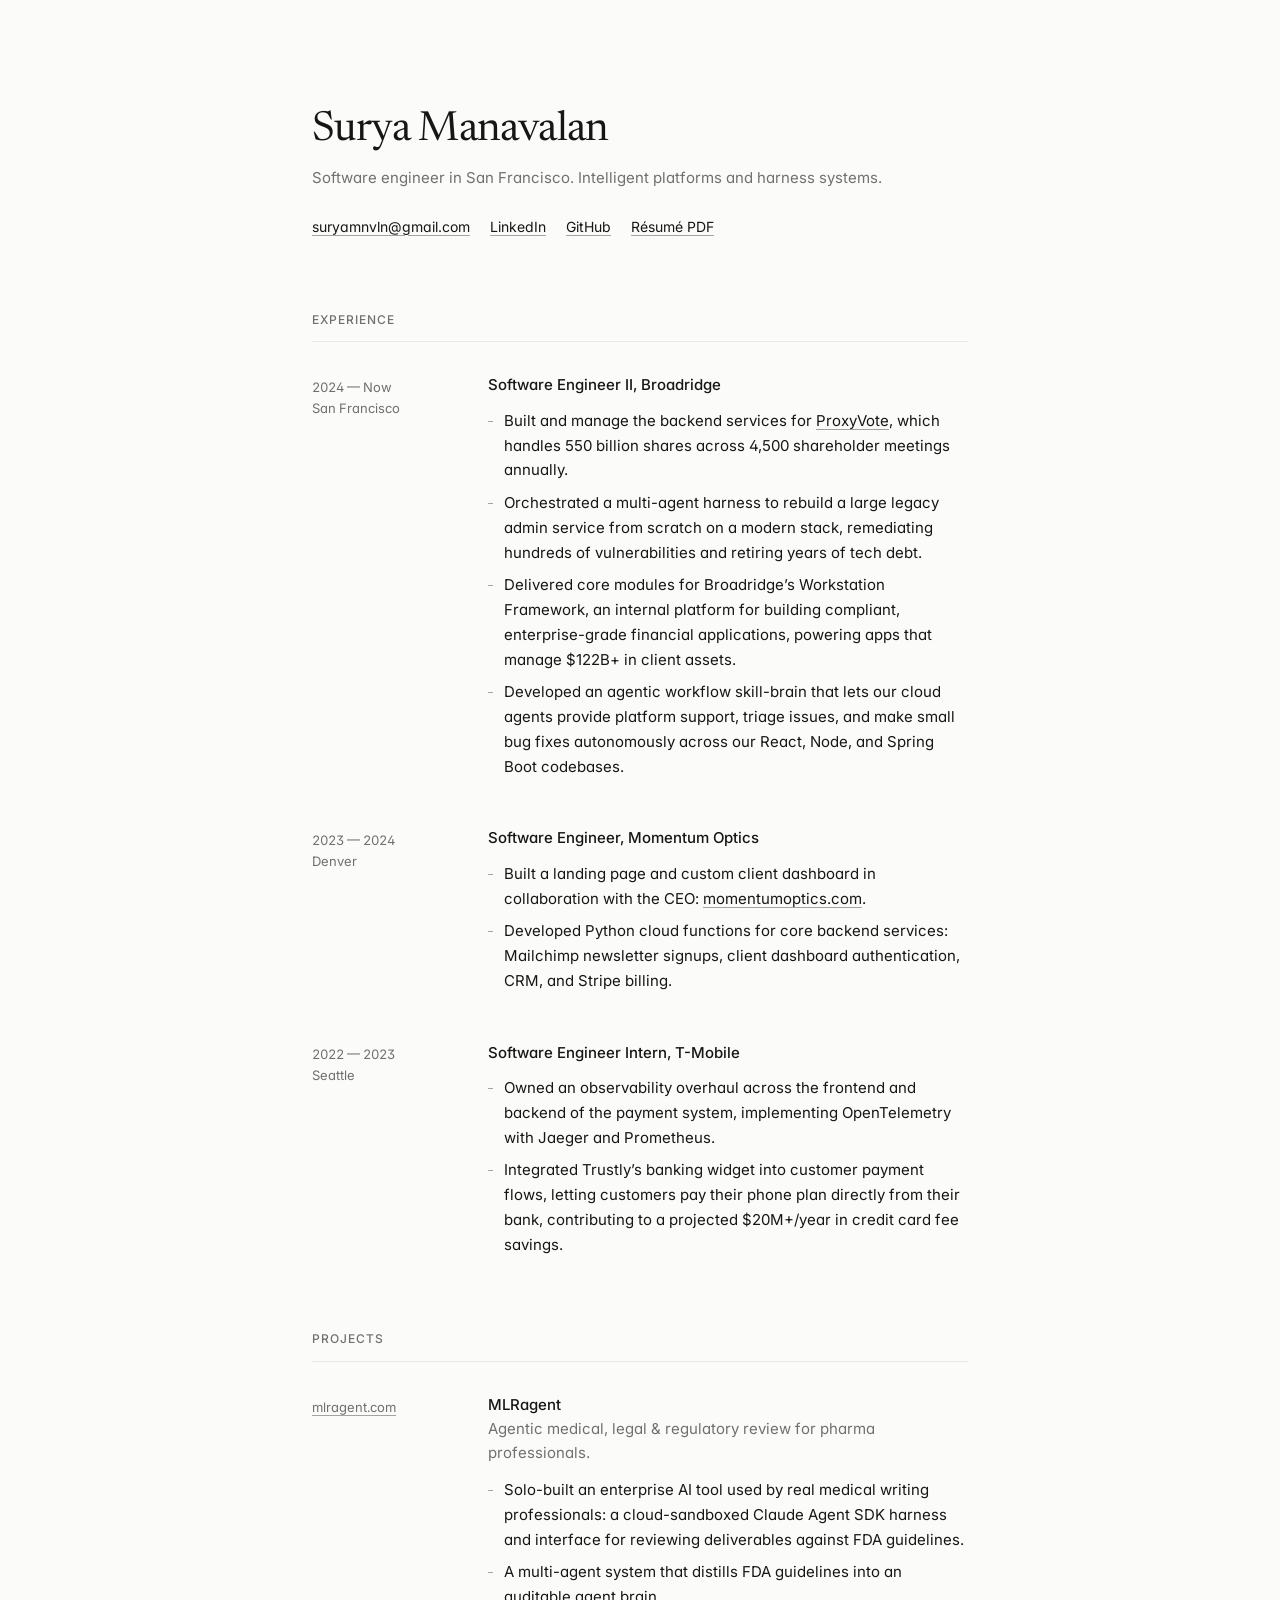
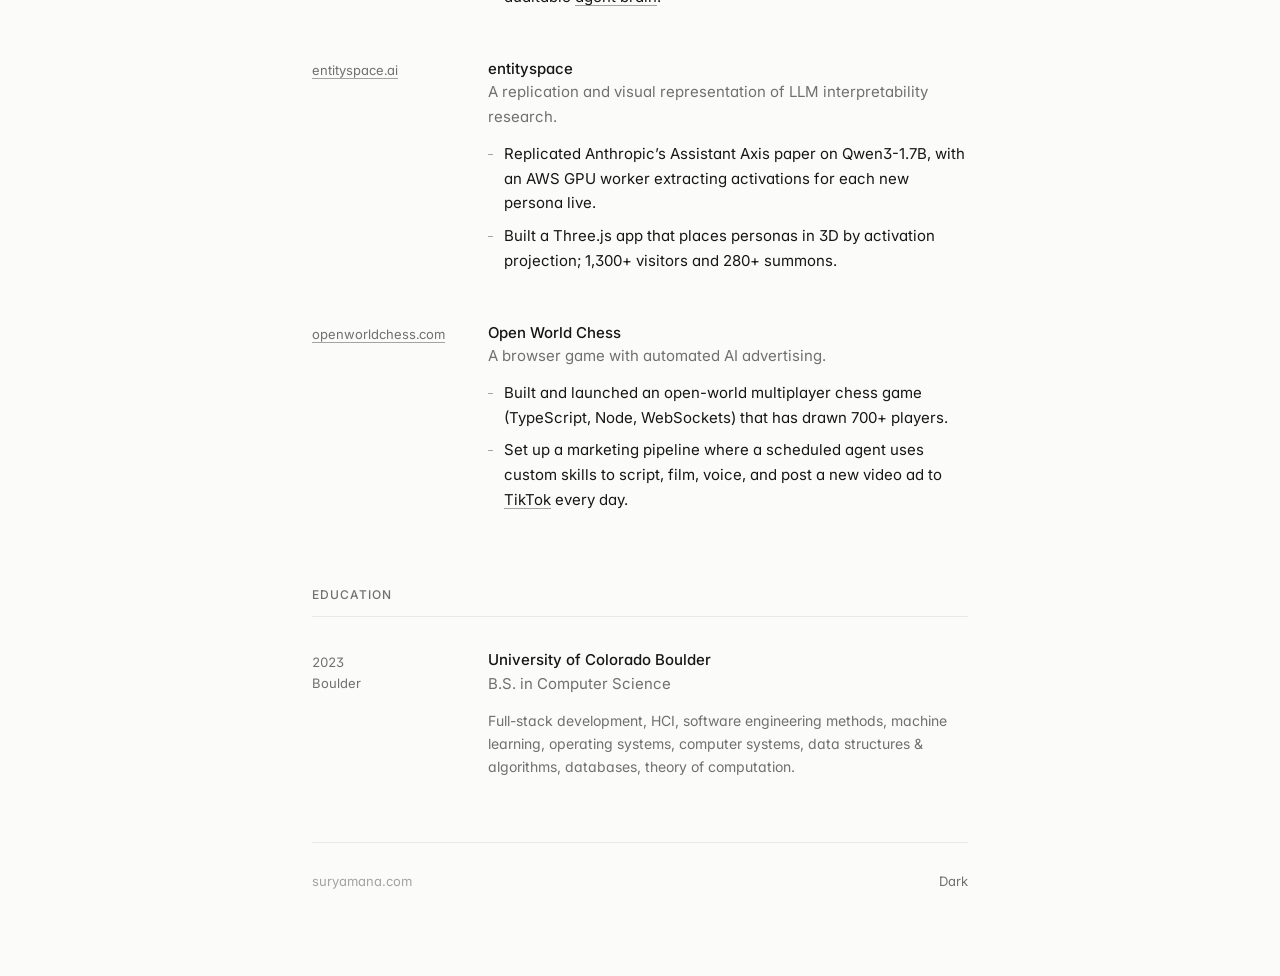
<file: index.html>
<!DOCTYPE html>
<html lang="en">
<head>
  <meta charset="UTF-8">
  <meta name="viewport" content="width=device-width, initial-scale=1">
  <title>Surya Manavalan</title>
  <meta name="description" content="Surya Manavalan — software engineer in San Francisco building intelligent platforms and harness systems.">
  <meta property="og:title" content="Surya Manavalan">
  <meta property="og:description" content="Software engineer in San Francisco building intelligent platforms and harness systems.">
  <meta property="og:url" content="https://suryamana.com">
  <meta name="color-scheme" content="light dark">
  <link rel="icon" href="resources/suryamanalogo.png">
  <link rel="preconnect" href="https://fonts.googleapis.com">
  <link rel="preconnect" href="https://fonts.gstatic.com" crossorigin>
  <link href="https://fonts.googleapis.com/css2?family=Inter:wght@400;500&family=Newsreader:opsz,wght@6..72,400&display=swap" rel="stylesheet">
  <script>
    // Apply saved theme before paint to avoid a flash.
    try {
      var t = localStorage.getItem('theme');
      if (t === 'light' || t === 'dark') document.documentElement.setAttribute('data-theme', t);
    } catch (e) {}
  </script>
  <style>
    :root {
      --bg: #fbfbfa;
      --fg: #161616;
      --muted: #707070;
      --faint: #a3a3a3;
      --rule: #e8e8e6;
      --sel: #e6e6e3;
    }
    @media (prefers-color-scheme: dark) {
      :root:not([data-theme="light"]) {
        --bg: #0e0e0e;
        --fg: #e8e8e6;
        --muted: #8f8f8f;
        --faint: #5c5c5c;
        --rule: #232323;
        --sel: #2a2a2a;
      }
    }
    :root[data-theme="dark"] {
      --bg: #0e0e0e;
      --fg: #e8e8e6;
      --muted: #8f8f8f;
      --faint: #5c5c5c;
      --rule: #232323;
      --sel: #2a2a2a;
    }

    *, *::before, *::after { box-sizing: border-box; }
    html { -webkit-text-size-adjust: 100%; }
    body {
      margin: 0;
      background: var(--bg);
      color: var(--fg);
      font-family: Inter, -apple-system, BlinkMacSystemFont, "Segoe UI", sans-serif;
      font-size: 15px;
      line-height: 1.65;
      font-feature-settings: "cv11", "ss01";
      -webkit-font-smoothing: antialiased;
      transition: background-color .3s ease, color .3s ease;
    }
    ::selection { background: var(--sel); }

    main {
      max-width: 44rem;
      margin: 0 auto;
      padding: clamp(4rem, 12vh, 8rem) 1.5rem 5rem;
    }

    a {
      color: inherit;
      text-decoration: underline;
      text-decoration-color: var(--faint);
      text-decoration-thickness: 1px;
      text-underline-offset: 3px;
      transition: text-decoration-color .2s ease;
    }
    a:hover { text-decoration-color: var(--fg); }
    a:focus-visible { outline: 1px solid var(--fg); outline-offset: 3px; border-radius: 2px; }

    /* Header */
    header { margin-bottom: 4.5rem; }
    h1 {
      font-family: Newsreader, Georgia, serif;
      font-weight: 400;
      font-size: clamp(2rem, 6vw, 2.6rem);
      letter-spacing: -0.015em;
      line-height: 1.1;
      margin: 0 0 .75rem;
    }
    .tagline { color: var(--muted); margin: 0 0 1.5rem; }
    .links {
      display: flex;
      flex-wrap: wrap;
      gap: .35rem 1.25rem;
      margin: 0;
      padding: 0;
      list-style: none;
      font-size: 14px;
    }

    /* Sections */
    section { margin-bottom: 4rem; }
    h2 {
      font-size: 12px;
      font-weight: 500;
      letter-spacing: .08em;
      text-transform: uppercase;
      color: var(--muted);
      margin: 0 0 2rem;
      padding-bottom: .75rem;
      border-bottom: 1px solid var(--rule);
    }

    .entry {
      display: grid;
      grid-template-columns: 9rem 1fr;
      column-gap: 2rem;
      margin-bottom: 2.5rem;
    }
    .entry:last-child { margin-bottom: 0; }
    .meta {
      color: var(--muted);
      font-size: 13px;
      line-height: 1.6;
      padding-top: .15rem;
      font-variant-numeric: tabular-nums;
    }
    .meta span { display: block; }
    h3 {
      font-size: 15px;
      font-weight: 500;
      margin: 0;
      line-height: 1.5;
    }
    .sub { color: var(--muted); margin: 0; }
    ul.points {
      list-style: none;
      margin: .75rem 0 0;
      padding: 0;
    }
    ul.points li {
      position: relative;
      padding-left: 1rem;
      margin-bottom: .5rem;
    }
    ul.points li::before {
      content: "";
      position: absolute;
      left: 0;
      top: .8em;
      width: 5px;
      height: 1px;
      background: var(--faint);
    }
    .note { color: var(--muted); font-size: 14px; margin: .75rem 0 0; }

    footer {
      display: flex;
      justify-content: space-between;
      align-items: center;
      padding-top: 1.5rem;
      border-top: 1px solid var(--rule);
      color: var(--faint);
      font-size: 13px;
    }
    .toggle {
      background: none;
      border: 0;
      padding: .25rem 0;
      font: inherit;
      color: var(--muted);
      cursor: pointer;
    }
    .toggle:hover { color: var(--fg); }
    .toggle:focus-visible { outline: 1px solid var(--fg); outline-offset: 3px; border-radius: 2px; }

    /* Gentle entrance */
    header, section, footer { animation: rise .7s cubic-bezier(.2,.7,.2,1) both; }
    section:nth-of-type(1) { animation-delay: .08s; }
    section:nth-of-type(2) { animation-delay: .16s; }
    section:nth-of-type(3) { animation-delay: .24s; }
    footer { animation-delay: .32s; }
    @keyframes rise { from { opacity: 0; transform: translateY(6px); } to { opacity: 1; transform: none; } }
    @media (prefers-reduced-motion: reduce) {
      * { animation: none !important; transition: none !important; }
    }

    @media (max-width: 600px) {
      body { font-size: 15px; }
      main { padding: 3.5rem 1.25rem 3rem; }
      header { margin-bottom: 3.5rem; }
      section { margin-bottom: 3.25rem; }
      h2 { margin-bottom: 1.5rem; }
      .entry { grid-template-columns: 1fr; margin-bottom: 2.25rem; }
      .meta { padding-top: 0; margin-bottom: .15rem; }
      .meta span { display: inline; }
      .meta span + span::before { content: " · "; }
    }

    @media print {
      header, section, footer { animation: none; }
      .toggle { display: none; }
      main { padding: 0; }
    }
  </style>
</head>
<body>
  <main>
    <header>
      <h1>Surya Manavalan</h1>
      <p class="tagline">Software engineer in San Francisco. Intelligent platforms and harness systems.</p>
      <ul class="links">
        <li><a href="mailto:suryamnvln@gmail.com">suryamnvln@gmail.com</a></li>
        <li><a href="https://linkedin.com/in/surya-manavalan" target="_blank" rel="noopener">LinkedIn</a></li>
        <li><a href="https://github.com/SuryaManavalan" target="_blank" rel="noopener">GitHub</a></li>
        <li><a href="resume.pdf" target="_blank" rel="noopener">Résumé PDF</a></li>
      </ul>
    </header>

    <section aria-labelledby="experience">
      <h2 id="experience">Experience</h2>

      <article class="entry">
        <div class="meta"><span>2024 — Now</span><span>San Francisco</span></div>
        <div class="body">
          <h3>Software Engineer II, Broadridge</h3>
          <ul class="points">
            <li>Built and manage the backend services for <a href="https://www.proxyvote.com" target="_blank" rel="noopener">ProxyVote</a>, which handles 550 billion shares across 4,500 shareholder meetings annually.</li>
            <li>Orchestrated a multi-agent harness to rebuild a large legacy admin service from scratch on a modern stack, remediating hundreds of vulnerabilities and retiring years of tech debt.</li>
            <li>Delivered core modules for Broadridge’s Workstation Framework, an internal platform for building compliant, enterprise-grade financial applications, powering apps that manage $122B+ in client assets.</li>
            <li>Developed an agentic workflow skill-brain that lets our cloud agents provide platform support, triage issues, and make small bug fixes autonomously across our React, Node, and Spring Boot codebases.</li>
          </ul>
        </div>
      </article>

      <article class="entry">
        <div class="meta"><span>2023 — 2024</span><span>Denver</span></div>
        <div class="body">
          <h3>Software Engineer, Momentum Optics</h3>
          <ul class="points">
            <li>Built a landing page and custom client dashboard in collaboration with the CEO: <a href="https://momentumoptics.com" target="_blank" rel="noopener">momentumoptics.com</a>.</li>
            <li>Developed Python cloud functions for core backend services: Mailchimp newsletter signups, client dashboard authentication, CRM, and Stripe billing.</li>
          </ul>
        </div>
      </article>

      <article class="entry">
        <div class="meta"><span>2022 — 2023</span><span>Seattle</span></div>
        <div class="body">
          <h3>Software Engineer Intern, T-Mobile</h3>
          <ul class="points">
            <li>Owned an observability overhaul across the frontend and backend of the payment system, implementing OpenTelemetry with Jaeger and Prometheus.</li>
            <li>Integrated Trustly’s banking widget into customer payment flows, letting customers pay their phone plan directly from their bank, contributing to a projected $20M+/year in credit card fee savings.</li>
          </ul>
        </div>
      </article>
    </section>

    <section aria-labelledby="projects">
      <h2 id="projects">Projects</h2>

      <article class="entry">
        <div class="meta"><span><a href="https://mlragent.com" target="_blank" rel="noopener">mlragent.com</a></span></div>
        <div class="body">
          <h3>MLRagent</h3>
          <p class="sub">Agentic medical, legal &amp; regulatory review for pharma professionals.</p>
          <ul class="points">
            <li>Solo-built an enterprise AI tool used by real medical writing professionals: a cloud-sandboxed Claude Agent SDK harness and interface for reviewing deliverables against FDA guidelines.</li>
            <li>A multi-agent system that distills FDA guidelines into an auditable <a href="https://mlragent.com/brain" target="_blank" rel="noopener">agent brain</a>.</li>
          </ul>
        </div>
      </article>

      <article class="entry">
        <div class="meta"><span><a href="https://entityspace.ai" target="_blank" rel="noopener">entityspace.ai</a></span></div>
        <div class="body">
          <h3>entityspace</h3>
          <p class="sub">A replication and visual representation of LLM interpretability research.</p>
          <ul class="points">
            <li>Replicated Anthropic’s Assistant Axis paper on Qwen3-1.7B, with an AWS GPU worker extracting activations for each new persona live.</li>
            <li>Built a Three.js app that places personas in 3D by activation projection; 1,300+ visitors and 280+ summons.</li>
          </ul>
        </div>
      </article>

      <article class="entry">
        <div class="meta"><span><a href="https://openworldchess.com" target="_blank" rel="noopener">openworldchess.com</a></span></div>
        <div class="body">
          <h3>Open World Chess</h3>
          <p class="sub">A browser game with automated AI advertising.</p>
          <ul class="points">
            <li>Built and launched an open-world multiplayer chess game (TypeScript, Node, WebSockets) that has drawn 700+ players.</li>
            <li>Set up a marketing pipeline where a scheduled agent uses custom skills to script, film, voice, and post a new video ad to <a href="https://www.tiktok.com/@openworldchess" target="_blank" rel="noopener">TikTok</a> every day.</li>
          </ul>
        </div>
      </article>
    </section>

    <section aria-labelledby="education">
      <h2 id="education">Education</h2>

      <article class="entry">
        <div class="meta"><span>2023</span><span>Boulder</span></div>
        <div class="body">
          <h3>University of Colorado Boulder</h3>
          <p class="sub">B.S. in Computer Science</p>
          <p class="note">Full-stack development, HCI, software engineering methods, machine learning, operating systems, computer systems, data structures &amp; algorithms, databases, theory of computation.</p>
        </div>
      </article>
    </section>

    <footer>
      <span>suryamana.com</span>
      <button class="toggle" type="button" id="theme-toggle" aria-label="Toggle color theme">Dark</button>
    </footer>
  </main>

  <script>
    (function () {
      var root = document.documentElement;
      var btn = document.getElementById('theme-toggle');
      var mq = window.matchMedia('(prefers-color-scheme: dark)');
      function current() {
        return root.getAttribute('data-theme') || (mq.matches ? 'dark' : 'light');
      }
      function label() { btn.textContent = current() === 'dark' ? 'Light' : 'Dark'; }
      btn.addEventListener('click', function () {
        var next = current() === 'dark' ? 'light' : 'dark';
        root.setAttribute('data-theme', next);
        try { localStorage.setItem('theme', next); } catch (e) {}
        label();
      });
      if (mq.addEventListener) mq.addEventListener('change', label);
      label();
    })();
  </script>
</body>
</html>
</file>
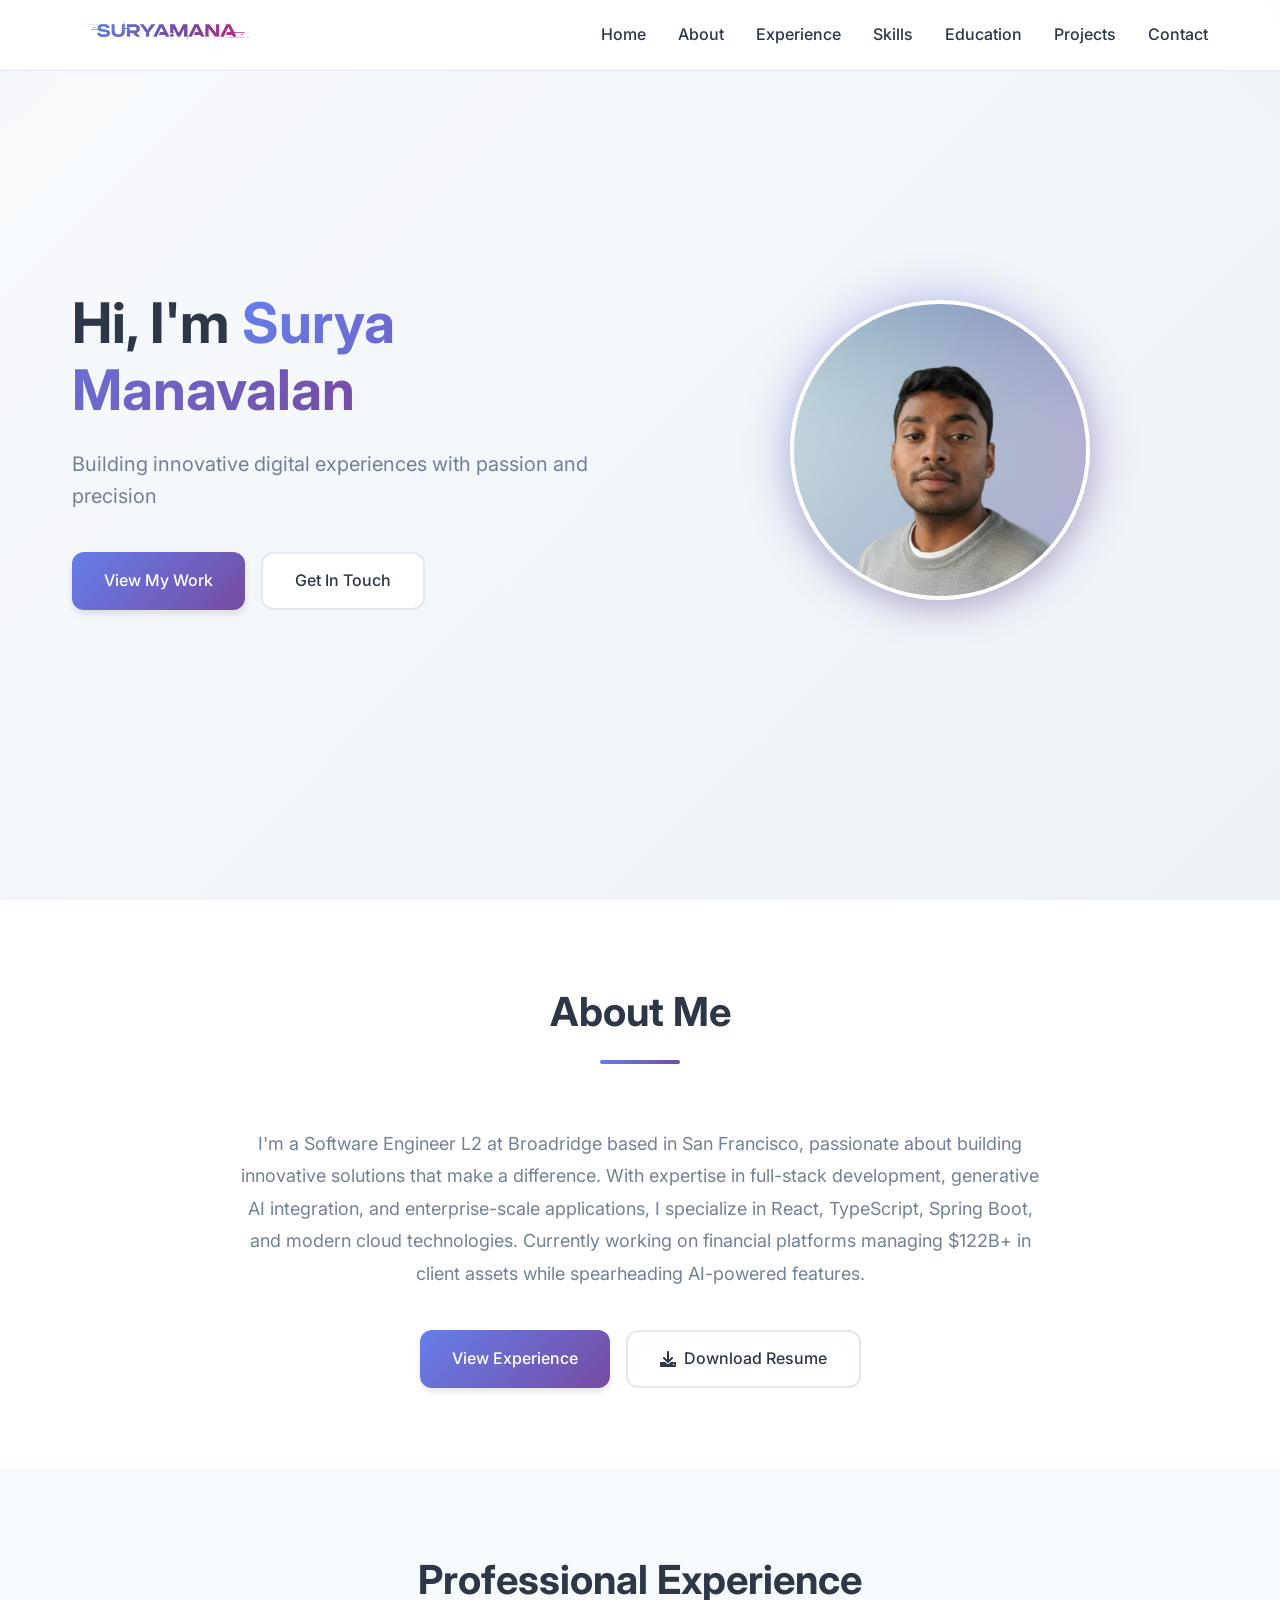
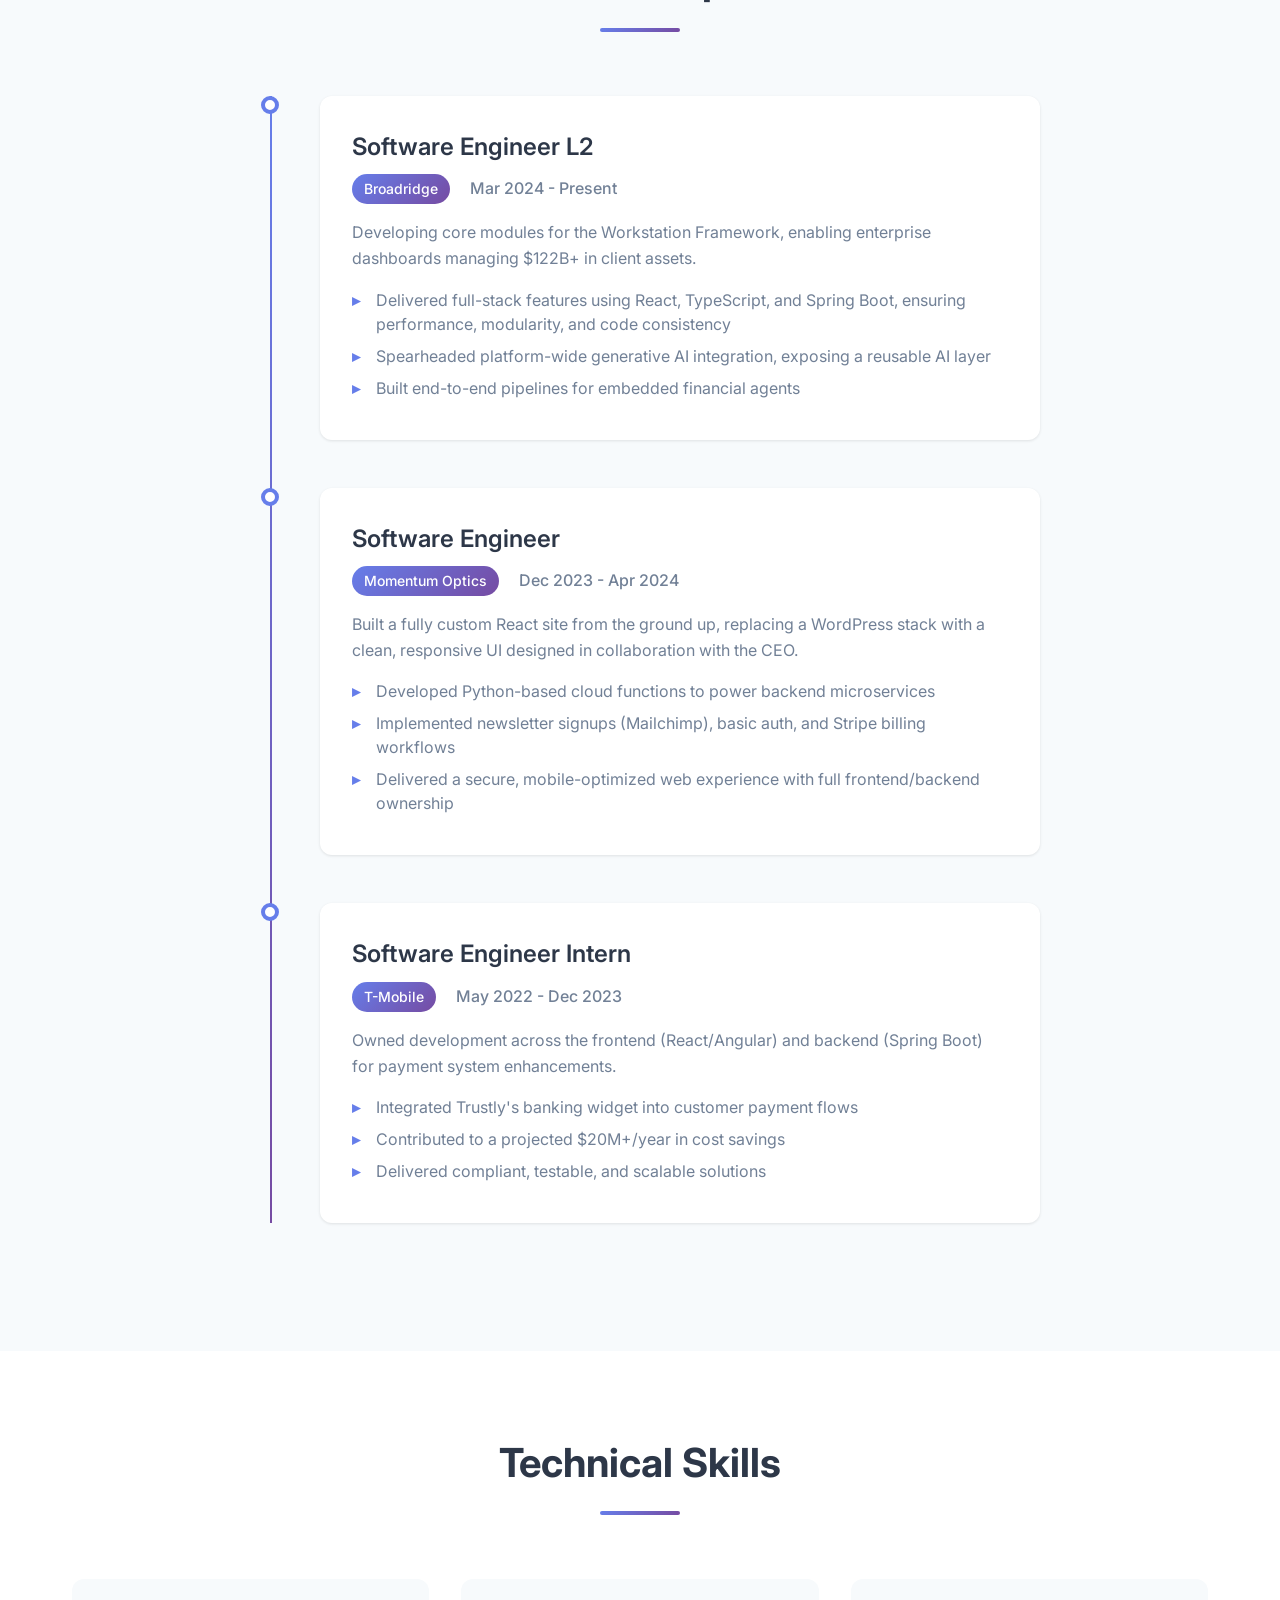
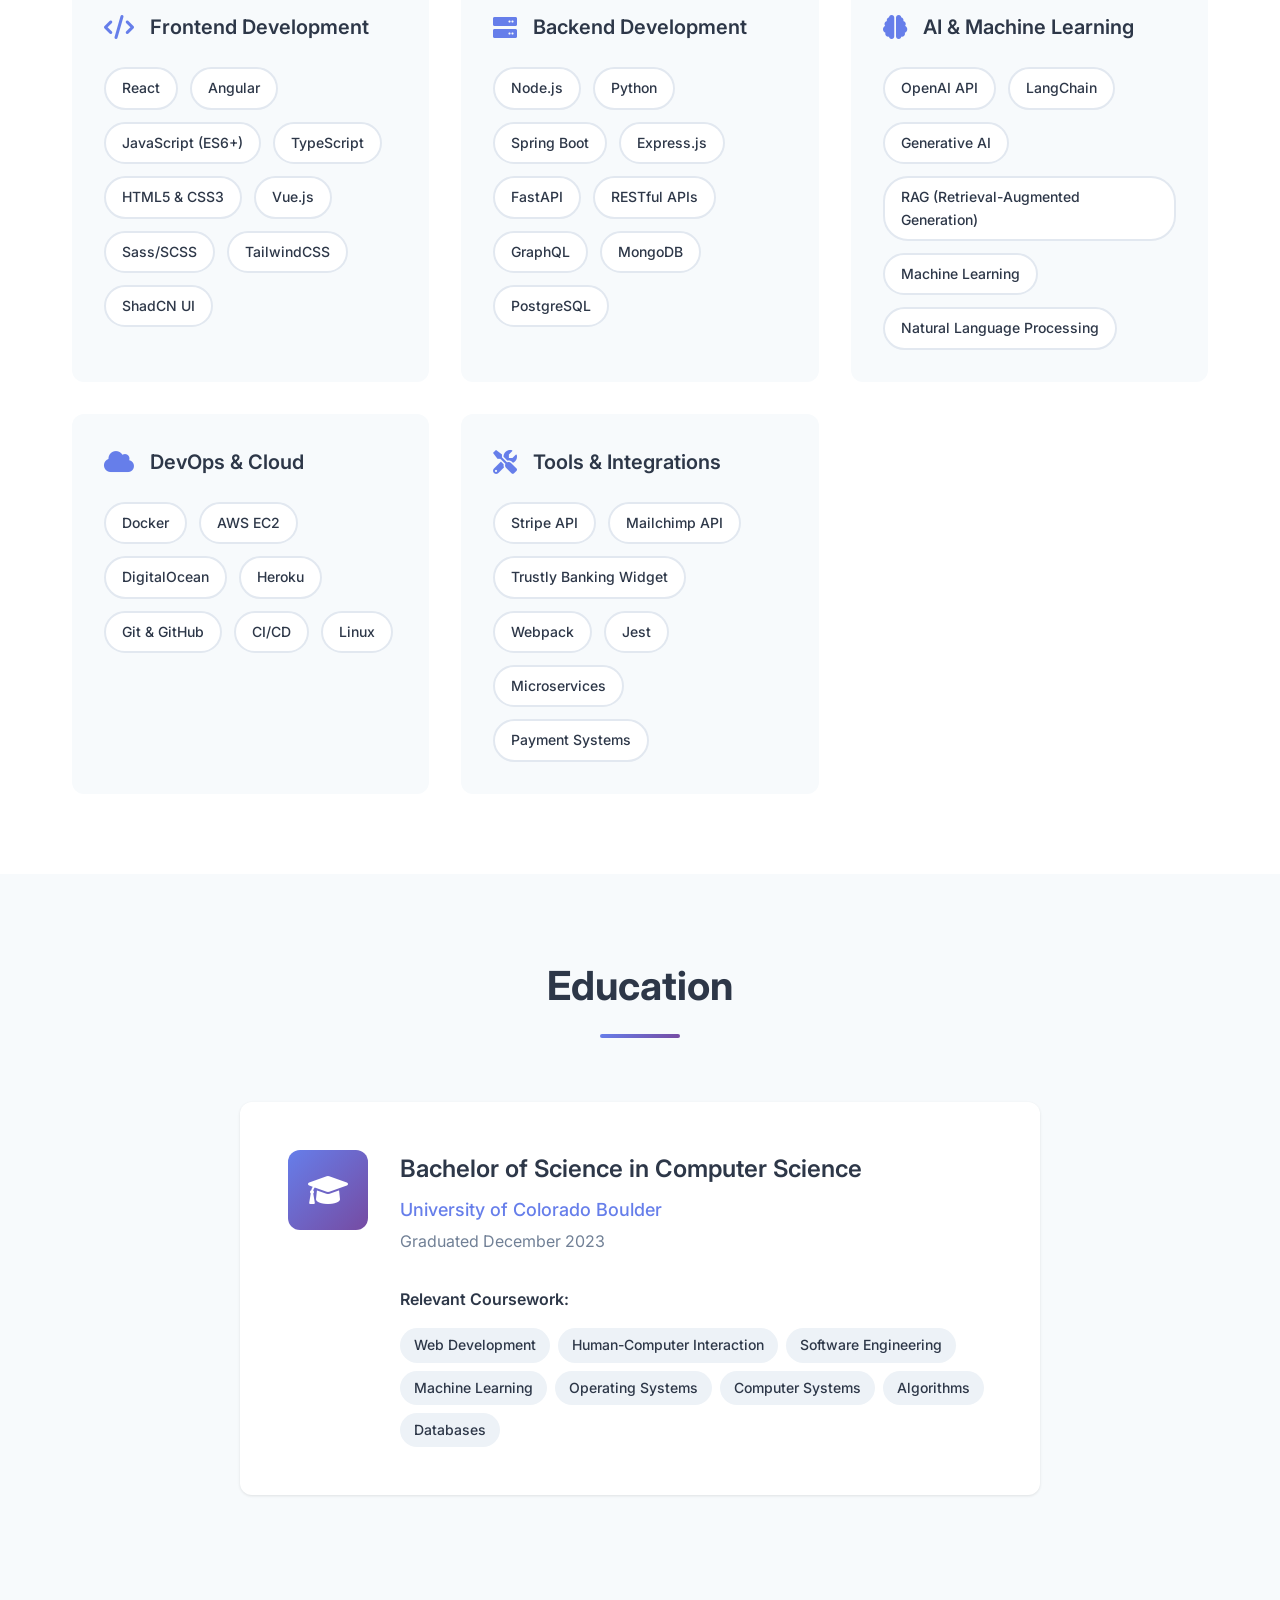
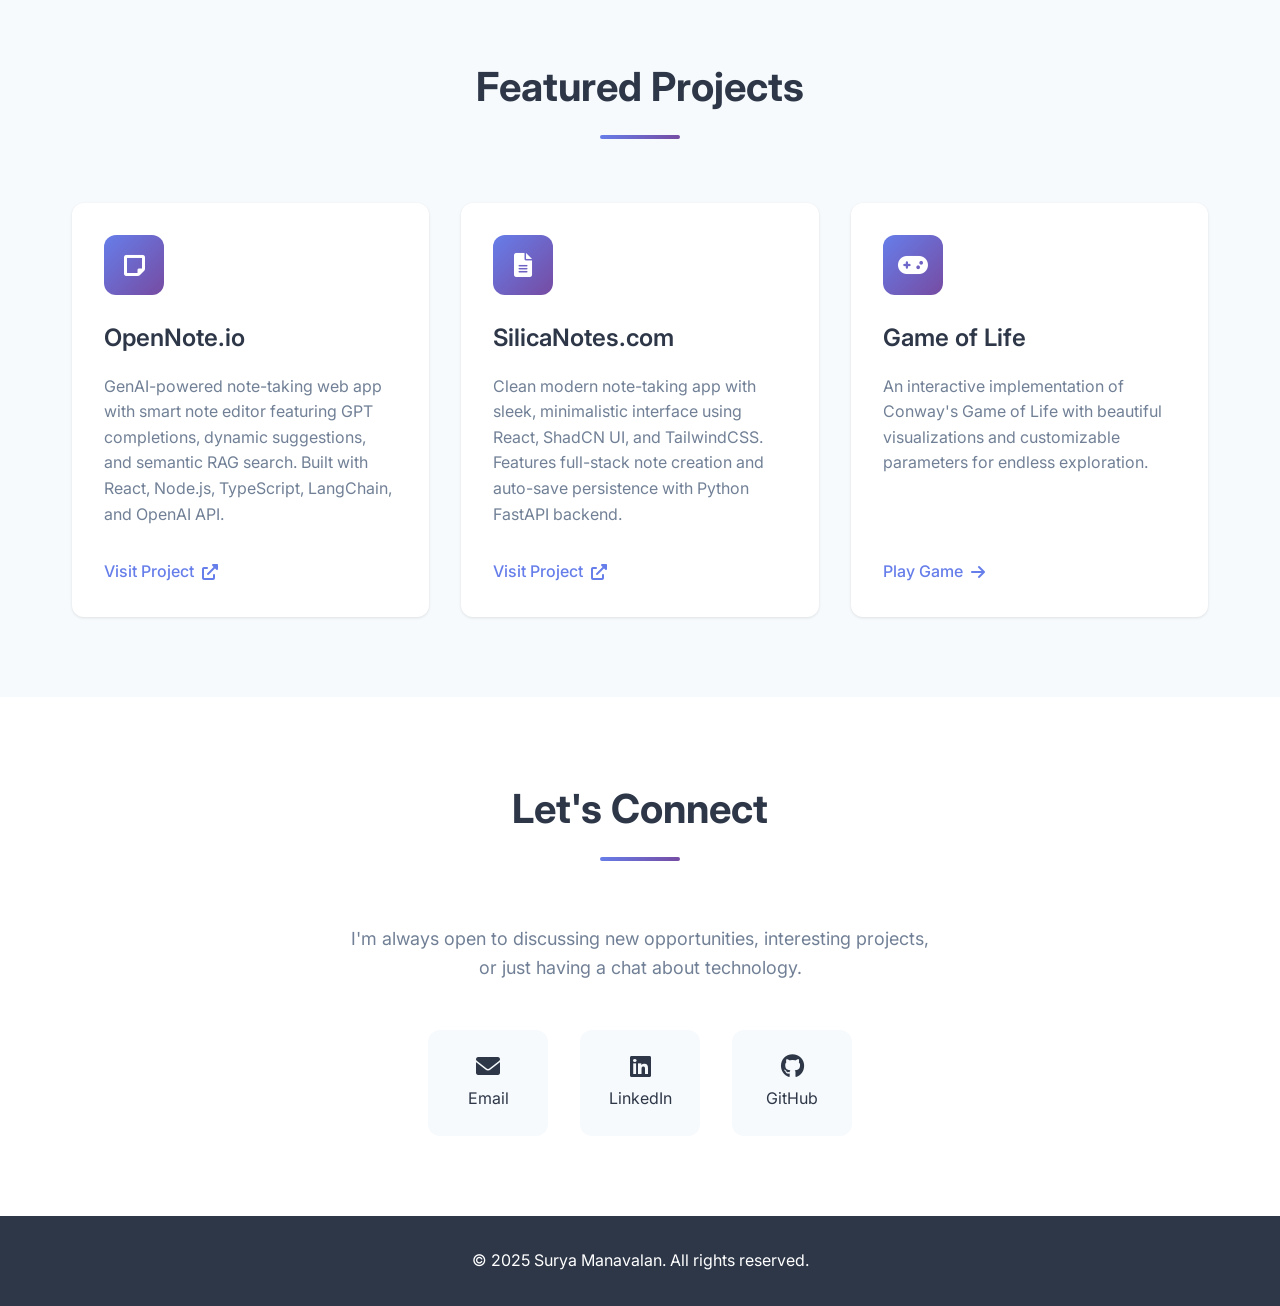
<file: 2025/index.html>
<!DOCTYPE html>
<html lang="en">
<head>
    <meta charset="UTF-8">
    <meta name="viewport" content="width=device-width, initial-scale=1.0">
    <title>Surya Manavalan - Portfolio</title>
    <link rel="stylesheet" href="index.css">
    <link href="https://fonts.googleapis.com/css2?family=Inter:wght@300;400;500;600;700&display=swap" rel="stylesheet">
    <link rel="stylesheet" href="https://cdnjs.cloudflare.com/ajax/libs/font-awesome/6.0.0/css/all.min.css">
</head>
<body>
    <!-- Navigation -->
    <nav class="nav">
        <div class="nav-container">
            <div class="nav-logo">
                <a href="#home">
                    <img src="../resources/suryamanalogo.png" alt="Surya Manavalan Logo" class="logo-image">
                </a>
            </div>
            <div class="nav-links">
                <a href="#home" class="nav-link">Home</a>
                <a href="#about" class="nav-link">About</a>
                <a href="#experience" class="nav-link">Experience</a>
                <a href="#skills" class="nav-link">Skills</a>
                <a href="#education" class="nav-link">Education</a>
                <a href="#projects" class="nav-link">Projects</a>
                <a href="#contact" class="nav-link">Contact</a>
            </div>
            <div class="nav-toggle">
                <span></span>
                <span></span>
                <span></span>
            </div>
        </div>
    </nav>

    <!-- Hero Section -->
    <section id="home" class="hero">
        <!-- Aurora Borealis Background -->
        <div class="aurora-container">
            <div class="aurora-layer aurora-1"></div>
            <div class="aurora-layer aurora-2"></div>
            <div class="aurora-layer aurora-3"></div>
            <div class="aurora-layer aurora-4"></div>
            <div class="aurora-layer aurora-5"></div>
            <div class="aurora-layer aurora-6"></div>
            <div class="solar-flare"></div>
        </div>
        
        <div class="hero-container">
            <div class="hero-content">
                <div class="hero-text">
                    <h1 class="hero-title">
                        Hi, I'm <span class="text-gradient">Surya Manavalan</span>
                    </h1>
                    <p class="hero-subtitle">
                        Building innovative digital experiences with passion and precision
                    </p>
                    <div class="hero-buttons">
                        <a href="#projects" class="btn btn-primary">View My Work</a>
                        <a href="#contact" class="btn btn-secondary">Get In Touch</a>
                    </div>
                </div>
                <div class="hero-image">
                    <div class="image-container">
                        <img src="../resources/Surya_Headshot.png" alt="Surya Manavalan" class="profile-image">
                        <div class="image-glow"></div>
                    </div>
                </div>
            </div>
        </div>
    </section>

    <!-- About Section -->
    <section id="about" class="about">
        <div class="container">
            <div class="section-header">
                <h2 class="section-title">About Me</h2>
                <div class="section-divider"></div>
            </div>
            <div class="about-content">
                <p class="about-text">
                    I'm a Software Engineer L2 at Broadridge based in San Francisco, passionate about building innovative solutions 
                    that make a difference. With expertise in full-stack development, generative AI integration, and enterprise-scale 
                    applications, I specialize in React, TypeScript, Spring Boot, and modern cloud technologies. Currently working on 
                    financial platforms managing $122B+ in client assets while spearheading AI-powered features.
                </p>
                <div class="about-buttons">
                    <a href="#experience" class="btn btn-primary">View Experience</a>
                    <a href="../resume.pdf" target="_blank" class="btn btn-secondary">
                        <i class="fas fa-download"></i>
                        Download Resume
                    </a>
                </div>
            </div>
        </div>
    </section>

    <!-- Experience Section -->
    <section id="experience" class="experience">
        <div class="container">
            <div class="section-header">
                <h2 class="section-title">Professional Experience</h2>
                <div class="section-divider"></div>
            </div>
            <div class="experience-timeline">
                <div class="timeline-item" data-aos="fade-up">
                    <div class="timeline-marker"></div>
                    <div class="timeline-content">
                        <div class="timeline-header">
                            <h3 class="job-title">Software Engineer L2</h3>
                            <span class="company">Broadridge</span>
                            <span class="duration">Mar 2024 - Present</span>
                        </div>
                        <div class="job-description">
                            <p>Developing core modules for the Workstation Framework, enabling enterprise dashboards managing $122B+ in client assets.</p>
                            <ul class="achievements">
                                <li>Delivered full-stack features using React, TypeScript, and Spring Boot, ensuring performance, modularity, and code consistency</li>
                                <li>Spearheaded platform-wide generative AI integration, exposing a reusable AI layer</li>
                                <li>Built end-to-end pipelines for embedded financial agents</li>
                            </ul>
                        </div>
                    </div>
                </div>
                
                <div class="timeline-item" data-aos="fade-up" data-aos-delay="100">
                    <div class="timeline-marker"></div>
                    <div class="timeline-content">
                        <div class="timeline-header">
                            <h3 class="job-title">Software Engineer</h3>
                            <span class="company">Momentum Optics</span>
                            <span class="duration">Dec 2023 - Apr 2024</span>
                        </div>
                        <div class="job-description">
                            <p>Built a fully custom React site from the ground up, replacing a WordPress stack with a clean, responsive UI designed in collaboration with the CEO.</p>
                            <ul class="achievements">
                                <li>Developed Python-based cloud functions to power backend microservices</li>
                                <li>Implemented newsletter signups (Mailchimp), basic auth, and Stripe billing workflows</li>
                                <li>Delivered a secure, mobile-optimized web experience with full frontend/backend ownership</li>
                            </ul>
                        </div>
                    </div>
                </div>
                
                <div class="timeline-item" data-aos="fade-up" data-aos-delay="200">
                    <div class="timeline-marker"></div>
                    <div class="timeline-content">
                        <div class="timeline-header">
                            <h3 class="job-title">Software Engineer Intern</h3>
                            <span class="company">T-Mobile</span>
                            <span class="duration">May 2022 - Dec 2023</span>
                        </div>
                        <div class="job-description">
                            <p>Owned development across the frontend (React/Angular) and backend (Spring Boot) for payment system enhancements.</p>
                            <ul class="achievements">
                                <li>Integrated Trustly's banking widget into customer payment flows</li>
                                <li>Contributed to a projected $20M+/year in cost savings</li>
                                <li>Delivered compliant, testable, and scalable solutions</li>
                            </ul>
                        </div>
                    </div>
                </div>
            </div>
        </div>
    </section>

    <!-- Skills Section -->
    <section id="skills" class="skills">
        <div class="container">
            <div class="section-header">
                <h2 class="section-title">Technical Skills</h2>
                <div class="section-divider"></div>
            </div>
            <div class="skills-grid">
                <div class="skill-category" data-aos="fade-up">
                    <div class="category-header">
                        <i class="fas fa-code"></i>
                        <h3>Frontend Development</h3>
                    </div>
                    <div class="skills-list">
                        <span class="skill-tag">React</span>
                        <span class="skill-tag">Angular</span>
                        <span class="skill-tag">JavaScript (ES6+)</span>
                        <span class="skill-tag">TypeScript</span>
                        <span class="skill-tag">HTML5 & CSS3</span>
                        <span class="skill-tag">Vue.js</span>
                        <span class="skill-tag">Sass/SCSS</span>
                        <span class="skill-tag">TailwindCSS</span>
                        <span class="skill-tag">ShadCN UI</span>
                    </div>
                </div>
                
                <div class="skill-category" data-aos="fade-up" data-aos-delay="100">
                    <div class="category-header">
                        <i class="fas fa-server"></i>
                        <h3>Backend Development</h3>
                    </div>
                    <div class="skills-list">
                        <span class="skill-tag">Node.js</span>
                        <span class="skill-tag">Python</span>
                        <span class="skill-tag">Spring Boot</span>
                        <span class="skill-tag">Express.js</span>
                        <span class="skill-tag">FastAPI</span>
                        <span class="skill-tag">RESTful APIs</span>
                        <span class="skill-tag">GraphQL</span>
                        <span class="skill-tag">MongoDB</span>
                        <span class="skill-tag">PostgreSQL</span>
                    </div>
                </div>
                
                <div class="skill-category" data-aos="fade-up" data-aos-delay="200">
                    <div class="category-header">
                        <i class="fas fa-brain"></i>
                        <h3>AI & Machine Learning</h3>
                    </div>
                    <div class="skills-list">
                        <span class="skill-tag">OpenAI API</span>
                        <span class="skill-tag">LangChain</span>
                        <span class="skill-tag">Generative AI</span>
                        <span class="skill-tag">RAG (Retrieval-Augmented Generation)</span>
                        <span class="skill-tag">Machine Learning</span>
                        <span class="skill-tag">Natural Language Processing</span>
                    </div>
                </div>
                
                <div class="skill-category" data-aos="fade-up" data-aos-delay="300">
                    <div class="category-header">
                        <i class="fas fa-cloud"></i>
                        <h3>DevOps & Cloud</h3>
                    </div>
                    <div class="skills-list">
                        <span class="skill-tag">Docker</span>
                        <span class="skill-tag">AWS EC2</span>
                        <span class="skill-tag">DigitalOcean</span>
                        <span class="skill-tag">Heroku</span>
                        <span class="skill-tag">Git & GitHub</span>
                        <span class="skill-tag">CI/CD</span>
                        <span class="skill-tag">Linux</span>
                    </div>
                </div>
                
                <div class="skill-category" data-aos="fade-up" data-aos-delay="400">
                    <div class="category-header">
                        <i class="fas fa-tools"></i>
                        <h3>Tools & Integrations</h3>
                    </div>
                    <div class="skills-list">
                        <span class="skill-tag">Stripe API</span>
                        <span class="skill-tag">Mailchimp API</span>
                        <span class="skill-tag">Trustly Banking Widget</span>
                        <span class="skill-tag">Webpack</span>
                        <span class="skill-tag">Jest</span>
                        <span class="skill-tag">Microservices</span>
                        <span class="skill-tag">Payment Systems</span>
                    </div>
                </div>
            </div>
        </div>
    </section>

    <!-- Education Section -->
    <section id="education" class="education">
        <div class="container">
            <div class="section-header">
                <h2 class="section-title">Education</h2>
                <div class="section-divider"></div>
            </div>
            <div class="education-content">
                <div class="education-card" data-aos="fade-up">
                    <div class="education-icon">
                        <i class="fas fa-graduation-cap"></i>
                    </div>
                    <div class="education-details">
                        <h3 class="degree">Bachelor of Science in Computer Science</h3>
                        <p class="university">University of Colorado Boulder</p>
                        <p class="graduation">Graduated December 2023</p>
                        <div class="coursework">
                            <h4>Relevant Coursework:</h4>
                            <div class="course-tags">
                                <span class="course-tag">Web Development</span>
                                <span class="course-tag">Human-Computer Interaction</span>
                                <span class="course-tag">Software Engineering</span>
                                <span class="course-tag">Machine Learning</span>
                                <span class="course-tag">Operating Systems</span>
                                <span class="course-tag">Computer Systems</span>
                                <span class="course-tag">Algorithms</span>
                                <span class="course-tag">Databases</span>
                            </div>
                        </div>
                    </div>
                </div>
            </div>
        </div>
    </section>

    <!-- Projects Section -->
    <section id="projects" class="projects">
        <div class="container">
            <div class="section-header">
                <h2 class="section-title">Featured Projects</h2>
                <div class="section-divider"></div>
            </div>
            <div class="projects-grid">
                <!-- OpenNote.io -->
                <div class="project-card" data-aos="fade-up">
                    <div class="card-content">
                        <div class="card-icon">
                            <i class="fas fa-sticky-note"></i>
                        </div>
                        <h3 class="card-title">OpenNote.io</h3>
                        <p class="card-description">
                            GenAI-powered note-taking web app with smart note editor featuring GPT completions, 
                            dynamic suggestions, and semantic RAG search. Built with React, Node.js, TypeScript, 
                            LangChain, and OpenAI API.
                        </p>
                        <div class="card-footer">
                            <a href="https://opennote.io" target="_blank" rel="noopener noreferrer" class="card-link">
                                Visit Project <i class="fas fa-external-link-alt"></i>
                            </a>
                        </div>
                    </div>
                </div>

                <!-- SilicaNotes.com -->
                <div class="project-card" data-aos="fade-up" data-aos-delay="100">
                    <div class="card-content">
                        <div class="card-icon">
                            <i class="fas fa-file-alt"></i>
                        </div>
                        <h3 class="card-title">SilicaNotes.com</h3>
                        <p class="card-description">
                            Clean modern note-taking app with sleek, minimalistic interface using React, 
                            ShadCN UI, and TailwindCSS. Features full-stack note creation and auto-save 
                            persistence with Python FastAPI backend.
                        </p>
                        <div class="card-footer">
                            <a href="https://silicanotes.com" target="_blank" rel="noopener noreferrer" class="card-link">
                                Visit Project <i class="fas fa-external-link-alt"></i>
                            </a>
                        </div>
                    </div>
                </div>

                <!-- Game of Life -->
                <div class="project-card" data-aos="fade-up" data-aos-delay="200">
                    <div class="card-content">
                        <div class="card-icon">
                            <i class="fas fa-gamepad"></i>
                        </div>
                        <h3 class="card-title">Game of Life</h3>
                        <p class="card-description">
                            An interactive implementation of Conway's Game of Life with beautiful 
                            visualizations and customizable parameters for endless exploration.
                        </p>
                        <div class="card-footer">
                            <a href="/game-of-life" class="card-link">
                                Play Game <i class="fas fa-arrow-right"></i>
                            </a>
                        </div>
                    </div>
                </div>
            </div>
        </div>
    </section>

    <!-- Contact Section -->
    <section id="contact" class="contact">
        <div class="container">
            <div class="section-header">
                <h2 class="section-title">Let's Connect</h2>
                <div class="section-divider"></div>
            </div>
            <div class="contact-content">
                <p class="contact-text">
                    I'm always open to discussing new opportunities, interesting projects, or just having a chat about technology.
                </p>
                <div class="contact-links">
                    <a href="mailto:suryamnvln@gmail.com" class="contact-link">
                        <i class="fas fa-envelope"></i>
                        <span>Email</span>
                    </a>
                    <a href="https://linkedin.com/in/surya-manavalan-279b30a2" target="_blank" rel="noopener noreferrer" class="contact-link">
                        <i class="fab fa-linkedin"></i>
                        <span>LinkedIn</span>
                    </a>
                    <a href="https://github.com/suryamanavalan" target="_blank" rel="noopener noreferrer" class="contact-link">
                        <i class="fab fa-github"></i>
                        <span>GitHub</span>
                    </a>
                </div>
            </div>
        </div>
    </section>

    <!-- Footer -->
    <footer class="footer">
        <div class="container">
            <p>&copy; 2025 Surya Manavalan. All rights reserved.</p>
        </div>
    </footer>

    <script src="index.js"></script>
</body>
</html>
</file>
<file: 2025/index.css>
/* ===== CSS RESET & BASE STYLES ===== */
* {
    margin: 0;
    padding: 0;
    box-sizing: border-box;
}

html {
    scroll-behavior: smooth;
}

body {
    font-family: 'Inter', -apple-system, BlinkMacSystemFont, 'Segoe UI', Roboto, sans-serif;
    line-height: 1.6;
    color: #2d3748;
    background: #ffffff;
    overflow-x: hidden;
}

/* ===== VARIABLES ===== */
:root {
    --primary-color: #667eea;
    --primary-dark: #5a67d8;
    --secondary-color: #764ba2;
    --accent-color: #f093fb;
    --text-dark: #2d3748;
    --text-gray: #718096;
    --text-light: #a0aec0;
    --bg-white: #ffffff;
    --bg-gray: #f7fafc;
    --bg-light: #edf2f7;
    --border-color: #e2e8f0;
    --shadow-light: 0 1px 3px rgba(0, 0, 0, 0.1);
    --shadow-medium: 0 4px 6px rgba(0, 0, 0, 0.1);
    --shadow-large: 0 10px 25px rgba(0, 0, 0, 0.1);
    --gradient-primary: linear-gradient(135deg, #667eea 0%, #764ba2 100%);
    --gradient-accent: linear-gradient(135deg, #f093fb 0%, #f5576c 100%);
    --border-radius: 12px;
    --transition: all 0.3s cubic-bezier(0.4, 0, 0.2, 1);
}

/* ===== TYPOGRAPHY ===== */
.text-gradient {
    background: var(--gradient-primary);
    -webkit-background-clip: text;
    background-clip: text;
    -webkit-text-fill-color: transparent;
    background-clip: text;
}

/* ===== LAYOUT UTILITIES ===== */
.container {
    max-width: 1200px;
    margin: 0 auto;
    padding: 0 2rem;
}

.section-header {
    text-align: center;
    margin-bottom: 4rem;
}

.section-title {
    font-size: 2.5rem;
    font-weight: 700;
    color: var(--text-dark);
    margin-bottom: 1rem;
}

.section-divider {
    width: 80px;
    height: 4px;
    background: var(--gradient-primary);
    margin: 0 auto;
    border-radius: 2px;
}

/* ===== BUTTONS ===== */
.btn {
    display: inline-flex;
    align-items: center;
    gap: 0.5rem;
    padding: 0.875rem 2rem;
    font-weight: 500;
    text-decoration: none;
    border-radius: var(--border-radius);
    transition: var(--transition);
    cursor: pointer;
    border: none;
    font-size: 1rem;
}

.btn-primary {
    background: var(--gradient-primary);
    color: white;
    box-shadow: var(--shadow-medium);
}

.btn-primary:hover {
    transform: translateY(-2px);
    box-shadow: var(--shadow-large);
}

.btn-secondary {
    background: white;
    color: var(--text-dark);
    border: 2px solid var(--border-color);
}

.btn-secondary:hover {
    border-color: var(--primary-color);
    color: var(--primary-color);
    transform: translateY(-2px);
    box-shadow: var(--shadow-medium);
}

/* ===== NAVIGATION ===== */
.nav {
    position: fixed;
    top: 0;
    left: 0;
    right: 0;
    z-index: 1000;
    background: rgba(255, 255, 255, 0.95);
    backdrop-filter: blur(10px);
    border-bottom: 1px solid var(--border-color);
    transition: var(--transition);
}

.nav-container {
    max-width: 1200px;
    margin: 0 auto;
    padding: 0 2rem;
    display: flex;
    justify-content: space-between;
    align-items: center;
    height: 70px;
}

.nav-logo .logo-text {
    font-size: 1.5rem;
    font-weight: 700;
    background: var(--gradient-primary);
    -webkit-background-clip: text;
    background-clip: text;
    -webkit-text-fill-color: transparent;
}

.nav-logo .logo-image {
    height: 40px;
    width: auto;
    object-fit: contain;
    transition: var(--transition);
}

.nav-logo .logo-image:hover {
    transform: scale(1.05);
}

.nav-links {
    display: flex;
    gap: 2rem;
    list-style: none;
}

.nav-link {
    color: var(--text-dark);
    text-decoration: none;
    font-weight: 500;
    transition: var(--transition);
    position: relative;
}

.nav-link:hover {
    color: var(--primary-color);
}

.nav-link::after {
    content: '';
    position: absolute;
    bottom: -5px;
    left: 0;
    width: 0;
    height: 2px;
    background: var(--gradient-primary);
    transition: var(--transition);
}

.nav-link:hover::after {
    width: 100%;
}

.nav-toggle {
    display: none;
    flex-direction: column;
    cursor: pointer;
    gap: 4px;
}

.nav-toggle span {
    width: 25px;
    height: 3px;
    background: var(--text-dark);
    transition: var(--transition);
}

/* ===== HERO SECTION ===== */
.hero {
    min-height: 100vh;
    display: flex;
    align-items: center;
    padding: 5rem 0;
    background: linear-gradient(135deg, #f8fafc 0%, #edf2f7 100%);
    position: relative;
    overflow: hidden;
}

/* Subtle Purple Streaks Background Effects */
.aurora-container {
    position: absolute;
    top: 0;
    left: 0;
    width: 100%;
    height: 100%;
    overflow: hidden;
    z-index: 0;
    pointer-events: none;
}

.aurora-layer {
    position: absolute;
    border-radius: 50%;
    filter: blur(60px);
    opacity: 0.8;
    animation-iteration-count: infinite;
    animation-timing-function: cubic-bezier(0.4, 0, 0.6, 1);
}

.aurora-1 {
    width: 450px;
    height: 280px;
    background: radial-gradient(ellipse at center, 
        rgba(138, 152, 255, 0.9) 0%, 
        rgba(102, 126, 234, 0.6) 40%, 
        rgba(88, 110, 220, 0.2) 70%, 
        transparent 100%);
    top: 120%;
    left: -450px;
    animation: aurora-drift-1 12s infinite ease-in-out;
}

.aurora-2 {
    width: 320px;
    height: 240px;
    background: radial-gradient(ellipse at center, 
        rgba(157, 100, 207, 0.8) 0%, 
        rgba(118, 75, 162, 0.5) 35%, 
        rgba(135, 88, 185, 0.2) 65%, 
        transparent 100%);
    top: -20%;
    right: -320px;
    animation: aurora-drift-2 15s infinite ease-in-out;
}

.aurora-3 {
    width: 520px;
    height: 350px;
    background: radial-gradient(ellipse at center, 
        rgba(255, 170, 255, 0.7) 0%, 
        rgba(240, 147, 251, 0.4) 45%, 
        rgba(230, 135, 240, 0.1) 75%, 
        transparent 100%);
    top: 110%;
    right: -520px;
    animation: aurora-drift-3 18s infinite ease-in-out;
}

.aurora-4 {
    width: 280px;
    height: 200px;
    background: radial-gradient(ellipse at center, 
        rgba(115, 140, 255, 0.6) 0%, 
        rgba(102, 126, 234, 0.3) 50%, 
        rgba(125, 148, 245, 0.1) 80%, 
        transparent 100%);
    top: -15%;
    left: -280px;
    animation: aurora-drift-4 20s infinite ease-in-out;
}

/* Additional cluster blobs */
.aurora-5 {
    width: 380px;
    height: 220px;
    background: radial-gradient(circle at center, 
        rgba(255, 180, 255, 0.5) 0%, 
        rgba(245, 160, 245, 0.2) 60%, 
        transparent 100%);
    top: 130%;
    left: -380px;
    animation: aurora-drift-5 14s infinite ease-in-out;
}

.aurora-6 {
    width: 200px;
    height: 160px;
    background: radial-gradient(circle at center, 
        rgba(140, 95, 180, 0.4) 0%, 
        rgba(118, 75, 162, 0.15) 70%, 
        transparent 100%);
    top: -25%;
    right: -200px;
    animation: aurora-drift-6 16s infinite ease-in-out;
}

.solar-flare {
    display: none; /* Remove the large solar flare effect */
}

/* Fluid Blob Aurora Animation Keyframes */
@keyframes aurora-drift-1 {
    0% { 
        transform: translateX(0px) translateY(0px) scale(0.4);
        opacity: 0.3;
        filter: blur(60px) hue-rotate(0deg);
    }
    25% { 
        transform: translateX(400px) translateY(-200px) scale(1.0);
        opacity: 0.8;
        filter: blur(40px) hue-rotate(20deg);
    }
    50% { 
        transform: translateX(200px) translateY(-400px) scale(1.6);
        opacity: 0.6;
        filter: blur(80px) hue-rotate(40deg);
    }
    75% { 
        transform: translateX(600px) translateY(-600px) scale(0.8);
        opacity: 0.9;
        filter: blur(50px) hue-rotate(60deg);
    }
    100% {
        transform: translateX(900px) translateY(-900px) scale(0.3);
        opacity: 0.2;
        filter: blur(70px) hue-rotate(80deg);
    }
}

@keyframes aurora-drift-2 {
    0% { 
        transform: translateX(0px) translateY(0px) scale(0.6);
        opacity: 0.4;
        filter: blur(70px) hue-rotate(120deg);
    }
    20% { 
        transform: translateX(-150px) translateY(300px) scale(1.3);
        opacity: 0.7;
        filter: blur(45px) hue-rotate(140deg);
    }
    40% { 
        transform: translateX(-400px) translateY(600px) scale(0.7);
        opacity: 0.5;
        filter: blur(90px) hue-rotate(160deg);
    }
    60% { 
        transform: translateX(-200px) translateY(900px) scale(1.4);
        opacity: 0.8;
        filter: blur(35px) hue-rotate(180deg);
    }
    80% { 
        transform: translateX(-600px) translateY(1200px) scale(0.9);
        opacity: 0.6;
        filter: blur(60px) hue-rotate(200deg);
    }
    100% {
        transform: translateX(-800px) translateY(1500px) scale(0.4);
        opacity: 0.3;
        filter: blur(80px) hue-rotate(220deg);
    }
}

@keyframes aurora-drift-3 {
    0% { 
        transform: translateX(0px) translateY(0px) scale(0.5);
        opacity: 0.5;
        filter: blur(55px) hue-rotate(60deg);
    }
    30% { 
        transform: translateX(-300px) translateY(-250px) scale(1.2);
        opacity: 0.9;
        filter: blur(30px) hue-rotate(80deg);
    }
    60% { 
        transform: translateX(-600px) translateY(-500px) scale(0.6);
        opacity: 0.4;
        filter: blur(100px) hue-rotate(100deg);
    }
    100% {
        transform: translateX(-1100px) translateY(-900px) scale(1.0);
        opacity: 0.2;
        filter: blur(65px) hue-rotate(120deg);
    }
}

@keyframes aurora-drift-4 {
    0% { 
        transform: translateX(0px) translateY(0px) scale(0.9);
        opacity: 0.6;
        filter: blur(45px) hue-rotate(45deg);
    }
    35% { 
        transform: translateX(250px) translateY(400px) scale(1.7);
        opacity: 0.8;
        filter: blur(70px) hue-rotate(75deg);
    }
    70% { 
        transform: translateX(500px) translateY(800px) scale(0.6);
        opacity: 0.5;
        filter: blur(40px) hue-rotate(105deg);
    }
    100% {
        transform: translateX(800px) translateY(1200px) scale(1.3);
        opacity: 0.3;
        filter: blur(85px) hue-rotate(135deg);
    }
}

@keyframes aurora-drift-5 {
    0% { 
        transform: translateX(0px) translateY(0px) scale(0.7);
        opacity: 0.4;
        filter: blur(50px) hue-rotate(60deg);
    }
    40% { 
        transform: translateX(350px) translateY(-300px) scale(1.3);
        opacity: 0.7;
        filter: blur(35px) hue-rotate(90deg);
    }
    80% { 
        transform: translateX(700px) translateY(-600px) scale(0.8);
        opacity: 0.5;
        filter: blur(75px) hue-rotate(120deg);
    }
    100% {
        transform: translateX(900px) translateY(-900px) scale(1.1);
        opacity: 0.2;
        filter: blur(60px) hue-rotate(150deg);
    }
}

@keyframes aurora-drift-6 {
    0% { 
        transform: translateX(0px) translateY(0px) scale(1.1);
        opacity: 0.5;
        filter: blur(55px) hue-rotate(120deg);
    }
    30% { 
        transform: translateX(-200px) translateY(350px) scale(0.6);
        opacity: 0.8;
        filter: blur(40px) hue-rotate(150deg);
    }
    65% { 
        transform: translateX(-500px) translateY(700px) scale(1.5);
        opacity: 0.4;
        filter: blur(90px) hue-rotate(180deg);
    }
    100% {
        transform: translateX(-750px) translateY(1100px) scale(0.9);
        opacity: 0.3;
        filter: blur(70px) hue-rotate(210deg);
    }
}

@keyframes solar-flare-pulse {
    /* Removed - no longer needed */
}

.hero-container {
    max-width: 1200px;
    margin: 0 auto;
    padding: 0 2rem;
    position: relative;
    z-index: 1;
}

.hero-content {
    display: grid;
    grid-template-columns: 1fr 1fr;
    gap: 4rem;
    align-items: center;
}

.hero-title {
    font-size: 3.5rem;
    font-weight: 700;
    line-height: 1.2;
    margin-bottom: 1.5rem;
    color: var(--text-dark);
}

.hero-subtitle {
    font-size: 1.25rem;
    color: var(--text-gray);
    margin-bottom: 2.5rem;
    line-height: 1.6;
}

.hero-buttons {
    display: flex;
    gap: 1rem;
    flex-wrap: wrap;
}

.hero-image {
    display: flex;
    justify-content: center;
    align-items: center;
}

.image-container {
    position: relative;
    width: 300px;
    height: 300px;
}

.profile-image {
    width: 100%;
    height: 100%;
    object-fit: cover;
    border-radius: 50%;
    border: 4px solid white;
    box-shadow: var(--shadow-large);
    transition: var(--transition);
}

.image-glow {
    position: absolute;
    top: -10px;
    left: -10px;
    right: -10px;
    bottom: -10px;
    background: var(--gradient-primary);
    border-radius: 50%;
    z-index: -1;
    opacity: 0.3;
    filter: blur(20px);
    animation: pulse 3s infinite;
}

@keyframes pulse {
    0%, 100% { transform: scale(1); opacity: 0.3; }
    50% { transform: scale(1.05); opacity: 0.5; }
}

/* ===== ABOUT SECTION ===== */
.about {
    padding: 5rem 0;
    background: var(--bg-white);
}

.about-content {
    max-width: 800px;
    margin: 0 auto;
    text-align: center;
}

.about-text {
    font-size: 1.125rem;
    color: var(--text-gray);
    line-height: 1.8;
    margin-bottom: 2.5rem;
}

.about-buttons {
    display: flex;
    gap: 1rem;
    justify-content: center;
    flex-wrap: wrap;
}

/* ===== EXPERIENCE SECTION ===== */
.experience {
    padding: 5rem 0;
    background: var(--bg-gray);
}

.experience-timeline {
    max-width: 800px;
    margin: 0 auto;
    position: relative;
}

.experience-timeline::before {
    content: '';
    position: absolute;
    left: 30px;
    top: 0;
    bottom: 0;
    width: 2px;
    background: var(--gradient-primary);
}

.timeline-item {
    position: relative;
    margin-bottom: 3rem;
    padding-left: 80px;
}

.timeline-marker {
    position: absolute;
    left: 21px;
    top: 0;
    width: 18px;
    height: 18px;
    background: white;
    border: 4px solid var(--primary-color);
    border-radius: 50%;
    z-index: 2;
}

.timeline-content {
    background: white;
    padding: 2rem;
    border-radius: var(--border-radius);
    box-shadow: var(--shadow-light);
    transition: var(--transition);
}

.timeline-content:hover {
    box-shadow: var(--shadow-medium);
    transform: translateY(-2px);
}

.timeline-header {
    margin-bottom: 1rem;
}

.job-title {
    font-size: 1.5rem;
    font-weight: 600;
    color: var(--text-dark);
    margin-bottom: 0.5rem;
}

.company {
    display: inline-block;
    background: var(--gradient-primary);
    color: white;
    padding: 0.25rem 0.75rem;
    border-radius: 20px;
    font-size: 0.875rem;
    font-weight: 500;
    margin-right: 1rem;
}

.duration {
    color: var(--text-gray);
    font-weight: 500;
}

.job-description p {
    color: var(--text-gray);
    line-height: 1.6;
    margin-bottom: 1rem;
}

.achievements {
    list-style: none;
    padding: 0;
}

.achievements li {
    position: relative;
    padding-left: 1.5rem;
    margin-bottom: 0.5rem;
    color: var(--text-gray);
    line-height: 1.5;
}

.achievements li::before {
    content: '▸';
    position: absolute;
    left: 0;
    color: var(--primary-color);
    font-weight: bold;
}

/* ===== SKILLS SECTION ===== */
.skills {
    padding: 5rem 0;
    background: var(--bg-white);
}

.skills-grid {
    display: grid;
    grid-template-columns: repeat(auto-fit, minmax(300px, 1fr));
    gap: 2rem;
}

.skill-category {
    background: var(--bg-gray);
    padding: 2rem;
    border-radius: var(--border-radius);
    transition: var(--transition);
}

.skill-category:hover {
    transform: translateY(-5px);
    box-shadow: var(--shadow-medium);
}

.category-header {
    display: flex;
    align-items: center;
    gap: 1rem;
    margin-bottom: 1.5rem;
}

.category-header i {
    font-size: 1.5rem;
    color: var(--primary-color);
}

.category-header h3 {
    font-size: 1.25rem;
    font-weight: 600;
    color: var(--text-dark);
}

.skills-list {
    display: flex;
    flex-wrap: wrap;
    gap: 0.75rem;
}

.skill-tag {
    background: white;
    color: var(--text-dark);
    padding: 0.5rem 1rem;
    border-radius: 25px;
    font-size: 0.875rem;
    font-weight: 500;
    border: 2px solid var(--border-color);
    transition: var(--transition);
}

.skill-tag:hover {
    border-color: var(--primary-color);
    color: var(--primary-color);
    transform: translateY(-2px);
}

/* ===== EDUCATION SECTION ===== */
.education {
    padding: 5rem 0;
    background: var(--bg-gray);
}

.education-content {
    max-width: 800px;
    margin: 0 auto;
}

.education-card {
    background: white;
    padding: 3rem;
    border-radius: var(--border-radius);
    box-shadow: var(--shadow-light);
    display: flex;
    gap: 2rem;
    align-items: flex-start;
    transition: var(--transition);
}

.education-card:hover {
    transform: translateY(-5px);
    box-shadow: var(--shadow-medium);
}

.education-icon {
    width: 80px;
    height: 80px;
    background: var(--gradient-primary);
    border-radius: var(--border-radius);
    display: flex;
    align-items: center;
    justify-content: center;
    color: white;
    font-size: 2rem;
    flex-shrink: 0;
}

.education-details {
    flex: 1;
}

.degree {
    font-size: 1.5rem;
    font-weight: 600;
    color: var(--text-dark);
    margin-bottom: 0.5rem;
}

.university {
    font-size: 1.125rem;
    color: var(--primary-color);
    font-weight: 500;
    margin-bottom: 0.25rem;
}

.graduation {
    color: var(--text-gray);
    margin-bottom: 2rem;
}

.coursework h4 {
    font-size: 1rem;
    color: var(--text-dark);
    margin-bottom: 1rem;
    font-weight: 600;
}

.course-tags {
    display: flex;
    flex-wrap: wrap;
    gap: 0.5rem;
}

.course-tag {
    background: var(--bg-light);
    color: var(--text-dark);
    padding: 0.375rem 0.875rem;
    border-radius: 20px;
    font-size: 0.875rem;
    font-weight: 500;
    transition: var(--transition);
}

.course-tag:hover {
    background: var(--primary-color);
    color: white;
    transform: translateY(-1px);
}

/* ===== PROJECTS SECTION ===== */
.projects {
    padding: 5rem 0;
    background: var(--bg-gray);
}

.projects-grid {
    display: grid;
    grid-template-columns: repeat(auto-fit, minmax(350px, 1fr));
    gap: 2rem;
}

.project-card {
    background: white;
    border-radius: var(--border-radius);
    box-shadow: var(--shadow-light);
    transition: var(--transition);
    overflow: hidden;
    height: 100%;
}

.project-card:hover {
    transform: translateY(-5px);
    box-shadow: var(--shadow-large);
}

.card-content {
    padding: 2rem;
    height: 100%;
    display: flex;
    flex-direction: column;
}

.card-icon {
    width: 60px;
    height: 60px;
    background: var(--gradient-primary);
    border-radius: var(--border-radius);
    display: flex;
    align-items: center;
    justify-content: center;
    margin-bottom: 1.5rem;
    color: white;
    font-size: 1.5rem;
}

.card-title {
    font-size: 1.5rem;
    font-weight: 600;
    color: var(--text-dark);
    margin-bottom: 1rem;
}

.card-description {
    color: var(--text-gray);
    line-height: 1.6;
    margin-bottom: 2rem;
    flex-grow: 1;
}

.card-footer {
    margin-top: auto;
}

.card-link {
    display: inline-flex;
    align-items: center;
    gap: 0.5rem;
    color: var(--primary-color);
    text-decoration: none;
    font-weight: 500;
    transition: var(--transition);
}

.card-link:hover {
    color: var(--primary-dark);
    transform: translateX(5px);
}

/* ===== CONTACT SECTION ===== */
.contact {
    padding: 5rem 0;
    background: var(--bg-white);
}

.contact-content {
    max-width: 600px;
    margin: 0 auto;
    text-align: center;
}

.contact-text {
    font-size: 1.125rem;
    color: var(--text-gray);
    margin-bottom: 3rem;
    line-height: 1.6;
}

.contact-links {
    display: flex;
    justify-content: center;
    gap: 2rem;
    flex-wrap: wrap;
}

.contact-link {
    display: flex;
    flex-direction: column;
    align-items: center;
    gap: 0.5rem;
    padding: 1.5rem;
    background: var(--bg-gray);
    border-radius: var(--border-radius);
    text-decoration: none;
    color: var(--text-dark);
    transition: var(--transition);
    min-width: 120px;
}

.contact-link:hover {
    background: var(--gradient-primary);
    color: white;
    transform: translateY(-3px);
    box-shadow: var(--shadow-medium);
}

.contact-link i {
    font-size: 1.5rem;
}

/* ===== FOOTER ===== */
.footer {
    padding: 2rem 0;
    background: var(--text-dark);
    color: white;
    text-align: center;
}

/* ===== RESPONSIVE DESIGN ===== */
@media (max-width: 768px) {
    .nav-links {
        display: none;
    }
    
    .nav-toggle {
        display: flex;
    }
    
    .hero-content {
        grid-template-columns: 1fr;
        gap: 2rem;
        text-align: center;
    }
    
    .hero-title {
        font-size: 2.5rem;
    }
    
    .section-title {
        font-size: 2rem;
    }
    
    .projects-grid {
        grid-template-columns: 1fr;
    }
    
    .skills-grid {
        grid-template-columns: 1fr;
    }
    
    .hero-buttons,
    .about-buttons {
        justify-content: center;
    }
    
    .contact-links {
        flex-direction: column;
        align-items: center;
    }
    
    .image-container {
        width: 250px;
        height: 250px;
    }
    
    .experience-timeline::before {
        left: 15px;
    }
    
    .timeline-item {
        padding-left: 50px;
    }
    
    .timeline-marker {
        left: 6px;
    }
    
    .timeline-content {
        padding: 1.5rem;
    }
    
    .company {
        display: block;
        margin-bottom: 0.5rem;
        margin-right: 0;
    }
    
    .education-card {
        flex-direction: column;
        text-align: center;
        padding: 2rem;
    }
    
    .education-icon {
        align-self: center;
    }
    
    /* Mobile Aurora Adjustments */
    .aurora-layer {
        filter: blur(60px);
        opacity: 0.12;
    }
    
    .aurora-1, .aurora-2, .aurora-3, .aurora-4 {
        width: 400px;
        height: 60px;
    }
}

@media (max-width: 480px) {
    .container {
        padding: 0 1rem;
    }
    
    .nav-container {
        padding: 0 1rem;
    }
    
    .hero-title {
        font-size: 2rem;
    }
    
    .hero-subtitle {
        font-size: 1rem;
    }
    
    .btn {
        padding: 0.75rem 1.5rem;
        font-size: 0.9rem;
    }
    
    .card-content {
        padding: 1.5rem;
    }
    
    .projects-grid {
        grid-template-columns: 1fr;
        gap: 1.5rem;
    }
    
    /* Further reduce aurora intensity on small screens */
    .aurora-layer {
        filter: blur(40px);
        opacity: 0.10;
    }
}

/* ===== ANIMATIONS ===== */
@keyframes fadeInUp {
    from {
        opacity: 0;
        transform: translateY(30px);
    }
    to {
        opacity: 1;
        transform: translateY(0);
    }
}

[data-aos="fade-up"] {
    animation: fadeInUp 0.6s ease-out forwards;
}

[data-aos="fade-up"][data-aos-delay="100"] {
    animation-delay: 0.1s;
}

[data-aos="fade-up"][data-aos-delay="200"] {
    animation-delay: 0.2s;
}

/* ===== ACCESSIBILITY ===== */
@media (prefers-reduced-motion: reduce) {
    * {
        animation-duration: 0.01ms !important;
        animation-iteration-count: 1 !important;
        transition-duration: 0.01ms !important;
    }
    
    html {
        scroll-behavior: auto;
    }
    
    /* Disable aurora animations for users who prefer reduced motion */
    .aurora-layer,
    .solar-flare {
        animation: none !important;
        opacity: 0.1 !important;
    }
}

/* Focus styles for better accessibility */
.btn:focus,
.nav-link:focus,
.card-link:focus,
.contact-link:focus {
    outline: 2px solid var(--primary-color);
    outline-offset: 2px;
}

/* High contrast mode support */
@media (prefers-contrast: high) {
    :root {
        --text-dark: #000000;
        --text-gray: #333333;
        --border-color: #000000;
    }
}
</file>
